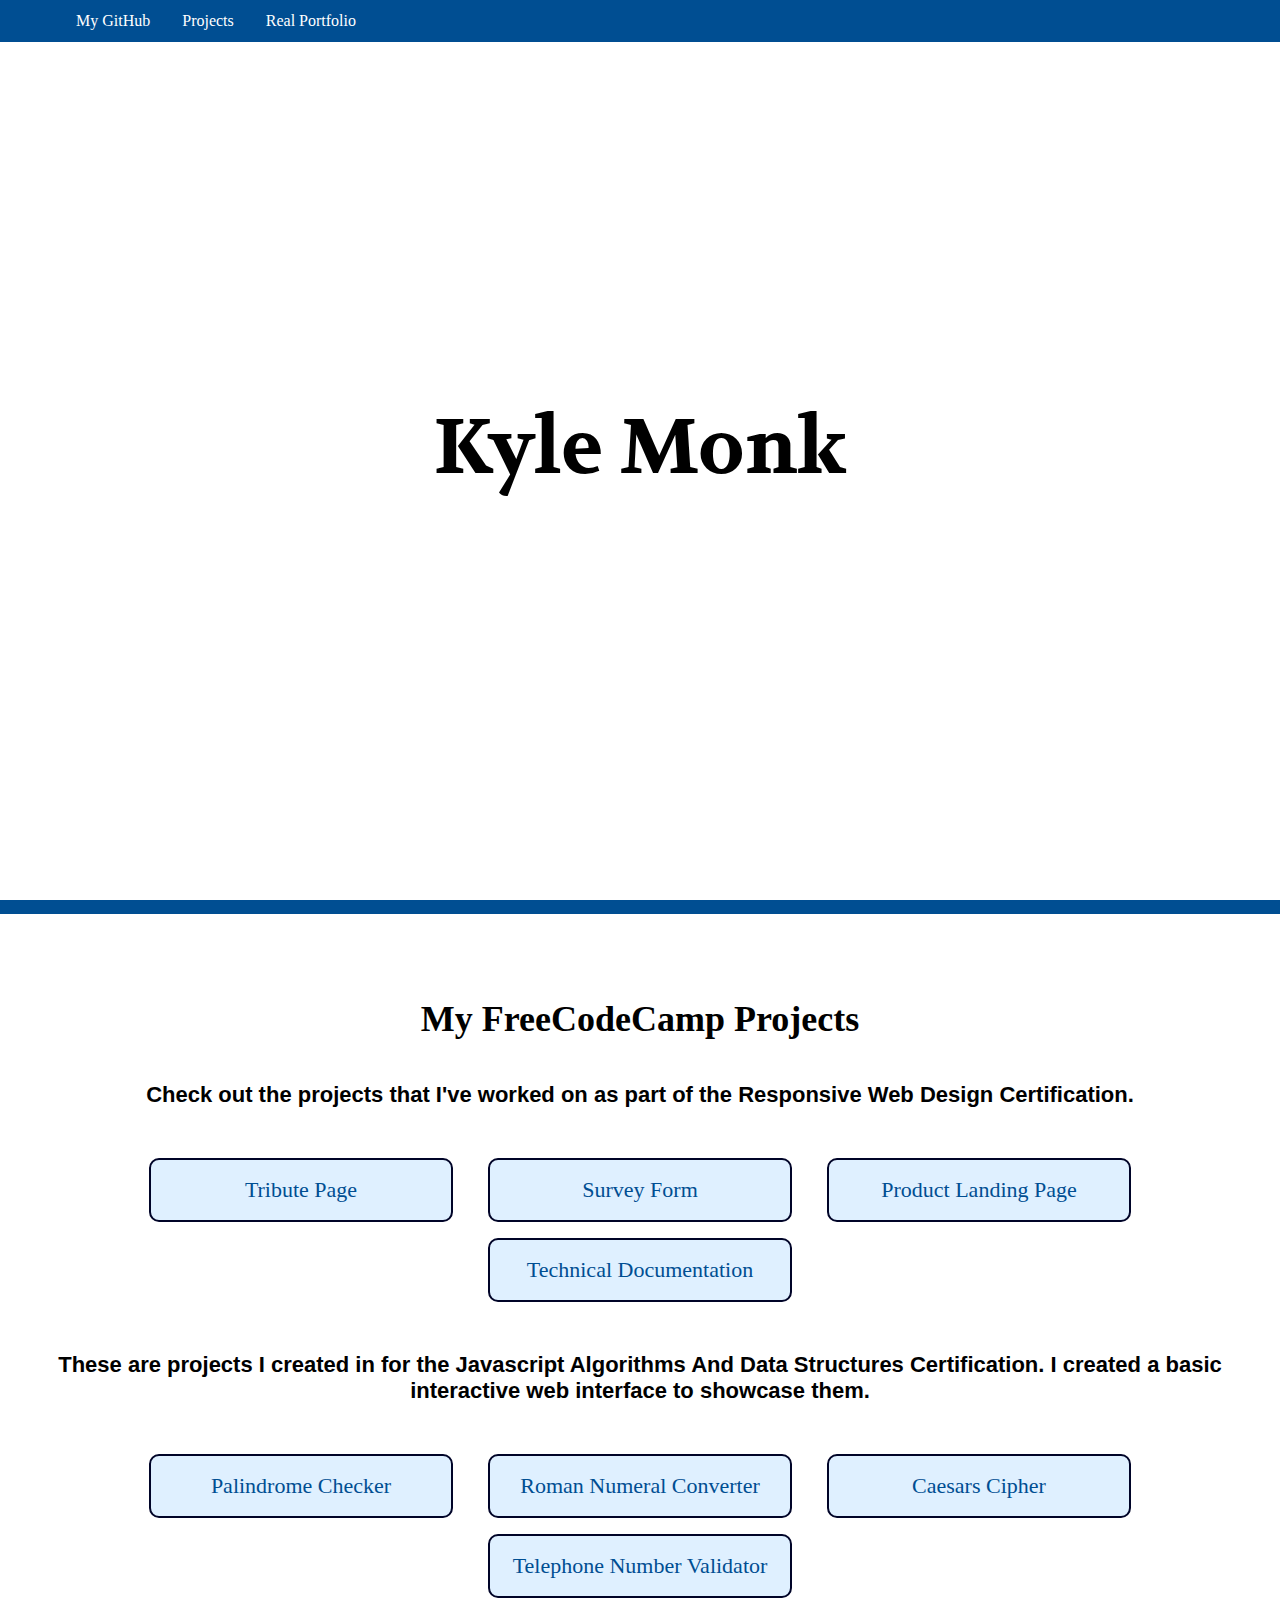
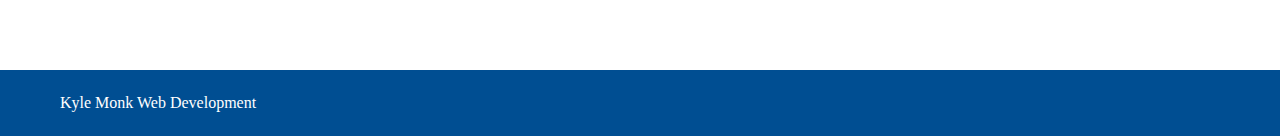
<file: index.html>
<!DOCTYPE html>
<html lang="en">
	<head>
		<meta charset="utf-8" />
		<meta name="viewport" content="width=device-width" />
		<title>FCC Personal Portfolio</title>
		<link href="styles/styles.css" rel="stylesheet" type="text/css" />
		<link href="https://fonts.googleapis.com/css?family=Volkhov" rel="stylesheet" />
	</head>
	<body>
		<div id="welcome-section">
			<nav id="navbar">
				<a class="nav-link" id="profile-link" href="https://github.com/kjm1550" target="_blank">My GitHub</a>
				<a class="nav-link" href="#projects">Projects</a>
				<a class="nav-link" href="https://kylejmonk.com">Real Portfolio</a>
			</nav>
			<h1>Kyle Monk</h1>
		</div>
		<main id="projects">
			<h4>My FreeCodeCamp Projects</h4>
			<h5>Check out the projects that I've worked on as part of the Responsive Web Design Certification.</h5>
			<div class="container">
				<div class="project-title child">
					<a href="tribute-page.html">Tribute Page</a>
				</div>
				<div class="project-title child">
					<a href="survey-form.html">Survey Form</a>
				</div>
				<div class="project-title child">
					<a href="product-landing-page.html">Product Landing Page</a>
				</div>
				<div class="project-title child">
					<a href="container-prop.html">Technical Documentation</a>
				</div>
			</div>
			<h5>
				These are projects I created in for the Javascript Algorithms And Data Structures Certification. I created a basic
				interactive web interface to showcase them.
			</h5>
			<div class="container">
				<div class="project-title child">
					<a href="palindrome-checker.html">Palindrome Checker</a>
				</div>
				<div class="project-title child">
					<a href="roman-numeral-converter.html">Roman Numeral Converter</a>
				</div>
				<div class="project-title child">
					<a href="caesar-cipher.html">Caesars Cipher</a>
				</div>
				<div class="project-title child">
					<a href="telephone-validator.html">Telephone Number Validator</a>
				</div>
			</div>
		</main>
		<footer>
			<p>Kyle Monk Web Development</p>
		</footer>
	</body>
</html>
</file>
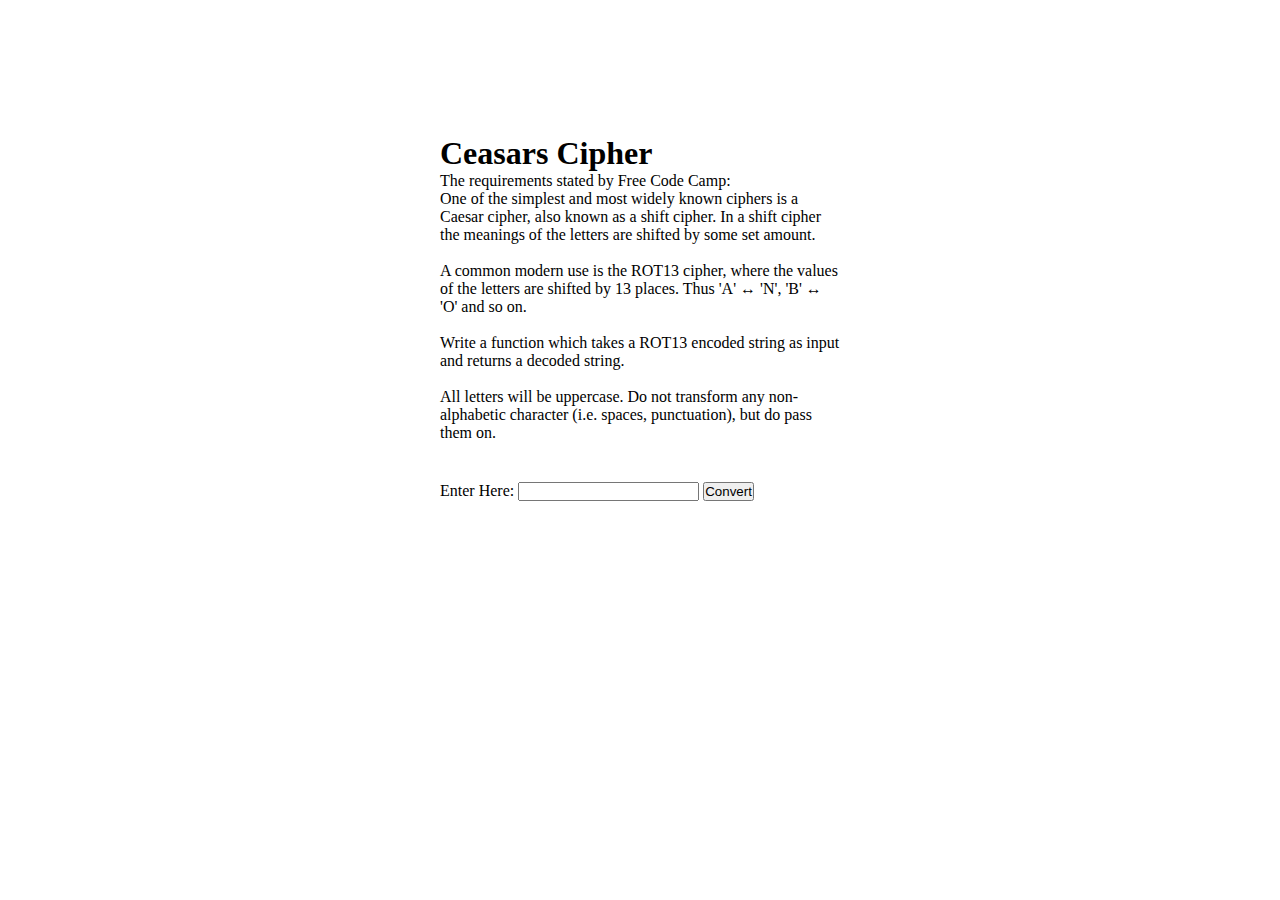
<file: caesar-cipher.html>
<!DOCTYPE html>
<html lang="en">
	<head>
		<meta charset="utf-8" />
		<meta name="viewport" content="width=device-width" />
		<title>FCC Caesar Cipher</title>
		<link href="styles/styles-js.css" rel="stylesheet" type="text/css" />
	</head>
	<body>
		<div class="container">
			<div class="item">
				<h1>Ceasars Cipher</h1>
				<p>The requirements stated by Free Code Camp:</p>
				<p>
					One of the simplest and most widely known ciphers is a Caesar cipher, also known as a shift cipher. In a shift cipher
					the meanings of the letters are shifted by some set amount.<br /><br />A common modern use is the ROT13 cipher, where
					the values of the letters are shifted by 13 places. Thus 'A' ↔ 'N', 'B' ↔ 'O' and so on.<br /><br />Write a function
					which takes a ROT13 encoded string as input and returns a decoded string.<br /><br />All letters will be uppercase. Do
					not transform any non-alphabetic character (i.e. spaces, punctuation), but do pass them on.
				</p>
			</div>
			<div class="item">
				<label>Enter Here: </label>
				<input type="text" id="cc_input" />
				<button id="cc_submit">Convert</button>
				<p id="cc_output"></p>
				<p></p>
			</div>
		</div>
		<script src="https://ajax.googleapis.com/ajax/libs/jquery/2.1.3/jquery.min.js"></script>
		<script src="js/script-js.js"></script>
	</body>
</html>
</file>
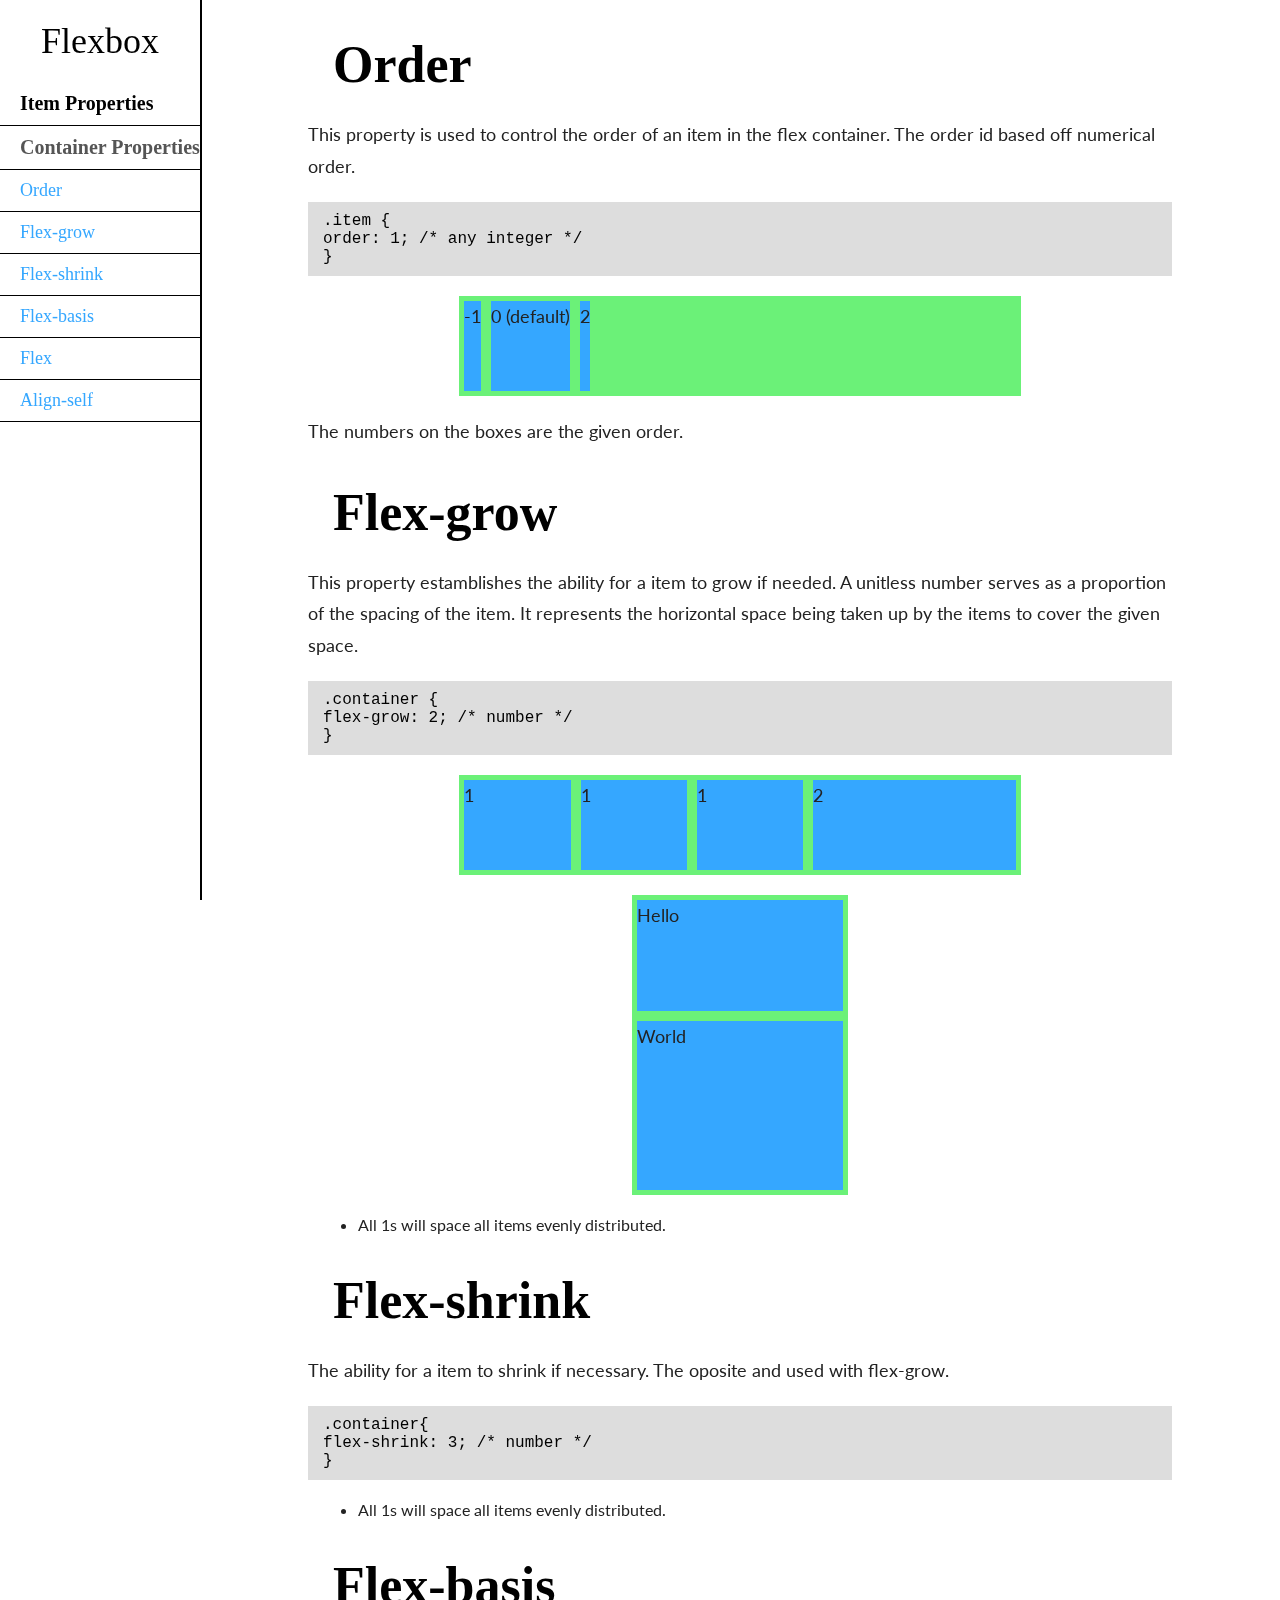
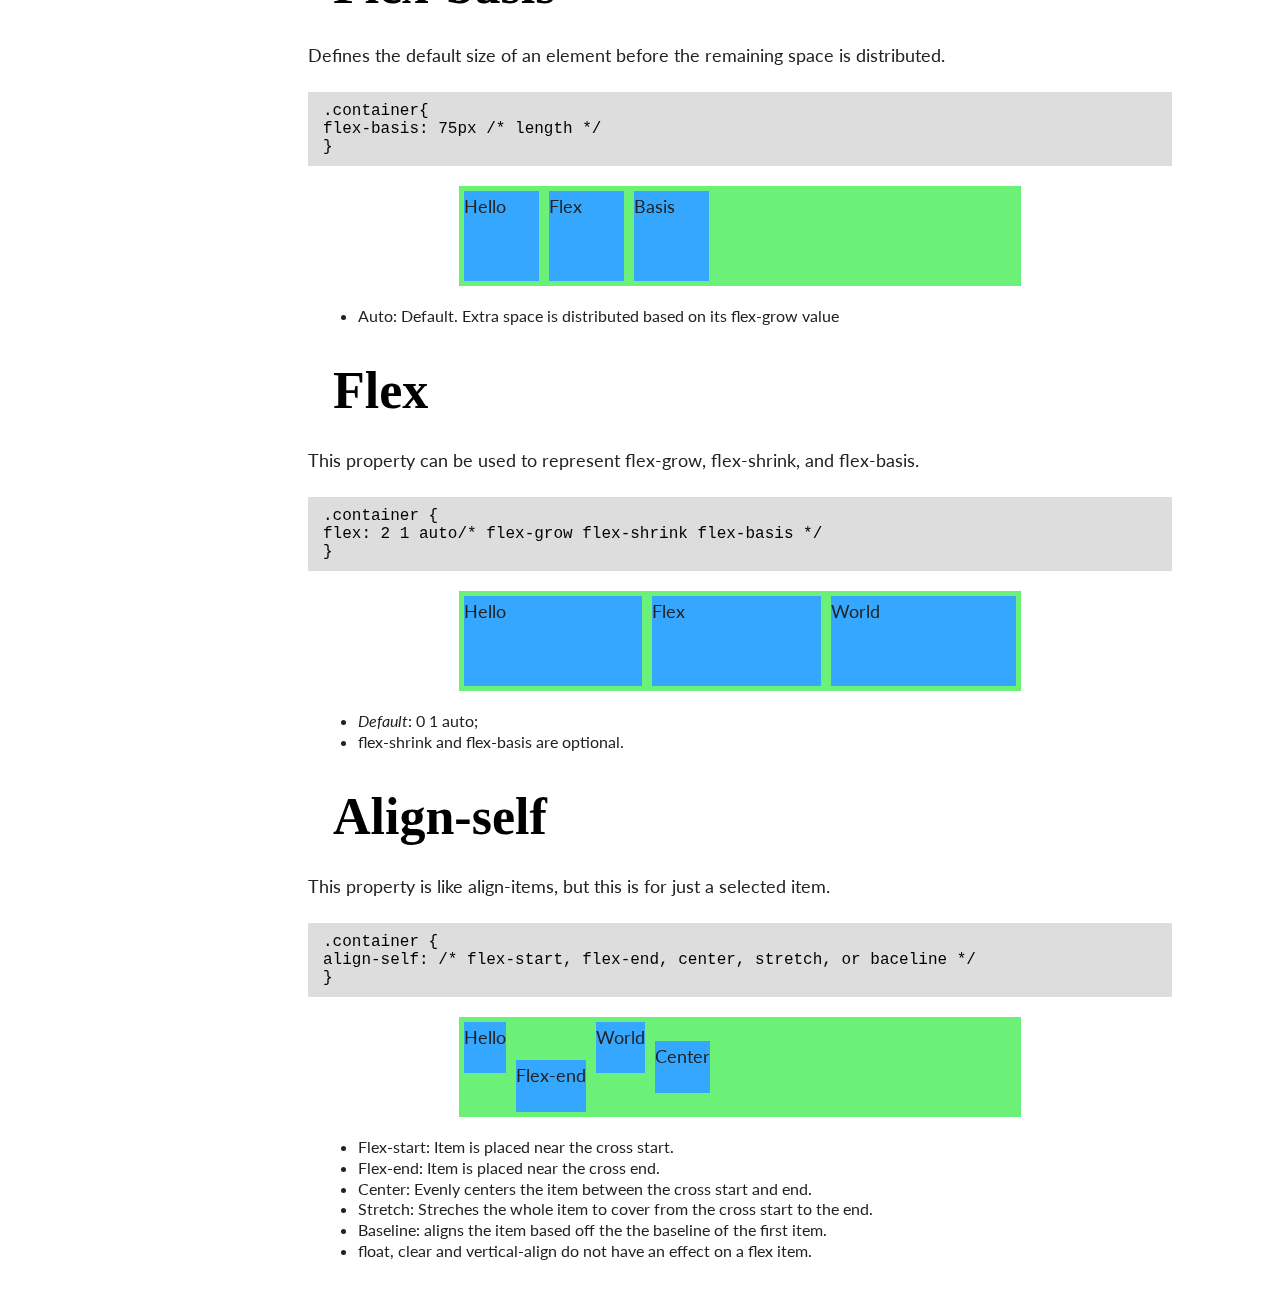
<file: item-prop.html>
<!DOCTYPE html>
<html lang="en">
  <head>
    <meta charset="utf-8">
    <meta name="viewport" content="width=device-width">
    <title>Flexbox Item Properties</title>
    <link href="styles/styles-tech-doc.css" rel="stylesheet" type="text/css" />
    <link href="https://fonts.googleapis.com/css?family=Lato" rel="stylesheet">
  </head>
  <body>
    <nav id="navbar">
      <header>Flexbox</header>
      <h3>Item Properties</h3>
      <h3><a href="container-prop.html" id="switch-prop">Container Properties</a></h3>
      <a href="#order" class="nav-link" >Order</a>
      <a href="#flex-grow" class="nav-link">Flex-grow</a>
      <a href="#flex-shrink" class="nav-link">Flex-shrink</a>
      <a href="#flex-basis" class="nav-link">Flex-basis</a>
      <a href="#flex" class="nav-link">Flex</a>
      <a href="#align-self" class="nav-link">Align-self</a>
    </nav>
    <main id="main-doc">
      <section class="main-section" id="order">
        <header>Order</header>
        <p>This property is used to control the order of an item in the flex container. The order id based off numerical order.</p>
        <code>.item {<br/>
        order: 1; /* any integer */<br/>
        }</code>
        <dv class="container">
          <div class="child">
            <p>-1</p>
          </div>
          <div class="child">
            <p>0 (default)</p>
          </div>
          <div class="child">
            <p>2</p>
          </div>
        </dv>
        <p>The numbers on the boxes are the given order.</p>
      </section>
      <section class="main-section" id="flex-grow">
        <header>Flex-grow</header>
        <p>This property estamblishes the ability for a item to grow if needed. A unitless number serves as a proportion of the spacing of the item. It represents the horizontal space being taken up by the items to cover the given space.</p>
        <code>.container {<br/>
        flex-grow: 2; /* number */<br/>
        }</code>
        <dv class="container">
          <div class="child flex-grow1">
            <p>1</p>
          </div>
          <div class="child flex-grow1">
            <p>1</p>
          </div>
          <div class="child flex-grow1">
            <p>1</p>
          </div>
          <div class="child flex-grow2">
            <p>2</p>
          </div>
        </dv>
        <dv class="container container-column">
          <div class="child flex-grow1">
            <p>Hello</p>
          </div>
          <div class="child flex-grow2">
            <p>World</p>
          </div>
        </dv>
        <ul>
          <li>All 1s will space all items evenly distributed.</li>
        </ul>
      </section>
      <section class="main-section" id="flex-shrink">
        <header>Flex-shrink</header>
        <p>The ability for a item to shrink if necessary. The oposite and used with flex-grow.</p>
        <code>.container{<br/>
        flex-shrink: 3; /* number */<br/>
        }</code>
        <ul>
          <li>All 1s will space all items evenly distributed.</li>
        </ul>
      </section>
      <section class="main-section" id="flex-basis">
        <header>Flex-basis</header>
        <p>Defines the default size of an element before the remaining space is distributed.</p>
        <code>.container{<br/>
        flex-basis: 75px /* length */<br/>
        }</code>
        <dv class="container">
          <div class="child flex-basis">
            <p>Hello</p>
          </div>
          <div class="child flex-basis">
            <p>Flex</p>
          </div>
          <div class="child flex-basis">
            <p>Basis</p>
          </div>
        </dv>
        <ul>
          <li>Auto: <e>Default</e>. Extra space is distributed based on its flex-grow value</li>
        </ul>
      </section>
      <section class="main-section" id="flex">
        <header>Flex</header>
        <p>This property can be used to represent flex-grow, flex-shrink, and flex-basis.</p>
        <code>.container {<br/>
        flex: 2 1 auto/* flex-grow flex-shrink flex-basis */<br/>
        }</code>
        <dv class="container">
          <div class="child flex">
            <p>Hello</p>
          </div>
          <div class="child flex">
            <p>Flex</p>
          </div>
          <div class="child flex">
            <p>World</p>
          </div>
        </dv>
        <ul>
          <li><em>Default</em>: 0 1 auto;</li>
          <li>flex-shrink and flex-basis are optional.</li>
        </ul>
      </section>
      <section class="main-section" id="align-self">
        <header>Align-self</header>
        <p>This property is like align-items, but this is for just a selected item.</p>
        <code>.container {<br/>
        align-self: /* flex-start, flex-end, center, stretch, or baceline */<br/>
        }</code>
        <dv class="container flex-start">
          <div class="child">
            <p>Hello</p>
          </div>
          <div class="child align-self-flex-end">
            <p>Flex-end</p>
          </div>
          <div class="child">
            <p>World</p>
          </div>
          <div class="child align-self-center">
            <p>Center</p>
          </div>
          </div>
        </dv>
        <ul>
          <li>Flex-start: Item is placed near the cross start.</li>
          <li>Flex-end: Item is placed near the cross end.</li>
          <li>Center: Evenly centers the item between the cross start and end.</li>
          <li>Stretch: Streches the whole item to cover from the cross start to the end.</li>
          <li>Baseline: aligns the item based off the the baseline of the first item.</li>
          <li>float, clear and vertical-align do not have an effect on a flex item.</li>
        </ul>
      </section>
    </main>
  </body>
</html>
</file>
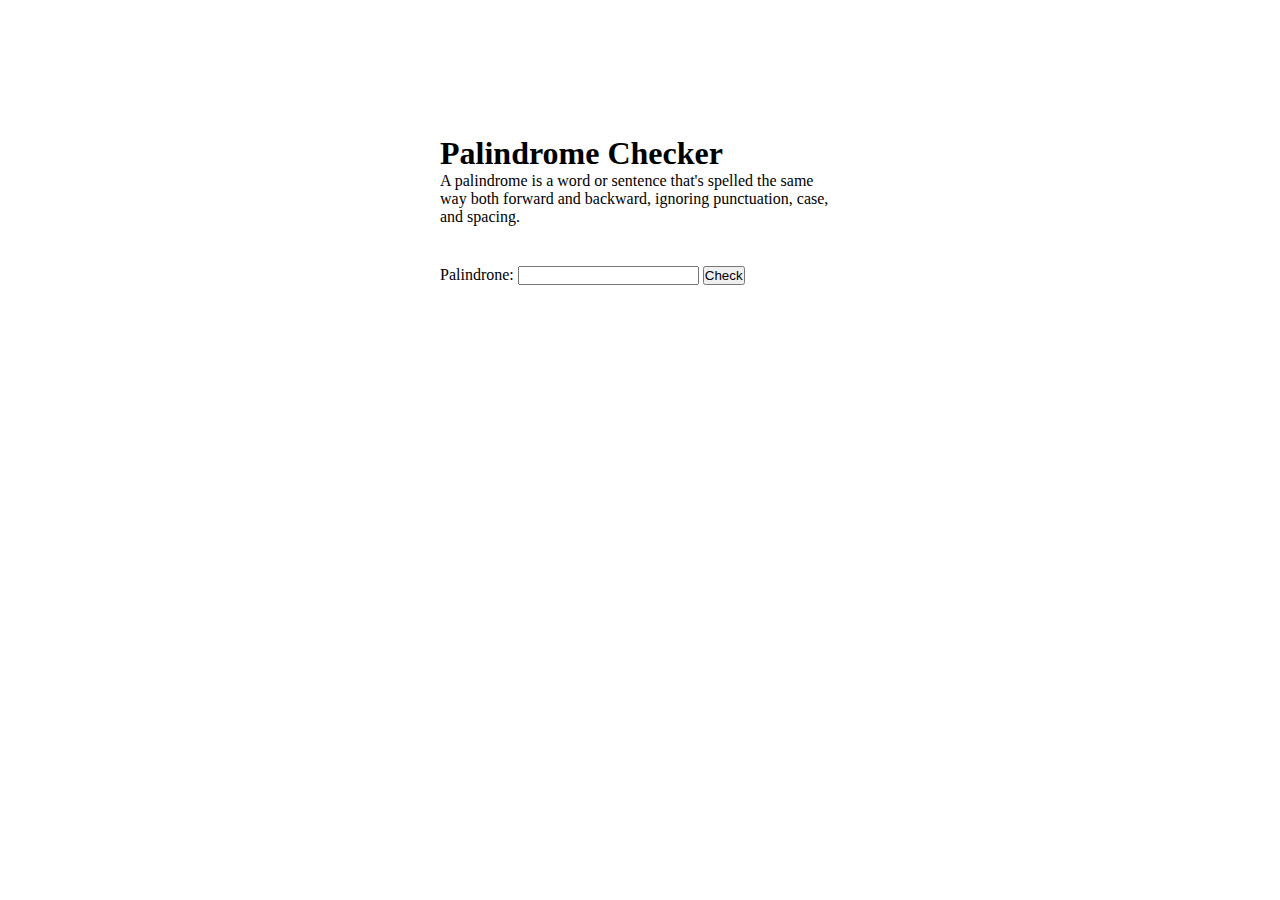
<file: palindrome-checker.html>
<!DOCTYPE html>
<html lang="en">
  	<head>
    	<meta charset="utf-8">
    	<meta name="viewport" content="width=device-width">
    	<title>FCC Palindrome Checker</title>
    	<link href="styles/styles-js.css" rel="stylesheet" type="text/css" />
  	</head>
 	<body>
		<div class="container">
			<div id="top" class="item">
				<h1>Palindrome Checker</h1>
				<p>A palindrome is a word or sentence that's spelled the same way both forward and backward, ignoring punctuation, case, and spacing.</p>
			</div>
			<div id="bottom" class="item">
				<label>Palindrone: </label>
				<input type="text" id="pc_input">
				<button id="pc_submit">Check</button>
				<p id="pc_output"><p>
			</div>
		<div>
		<script src="https://ajax.googleapis.com/ajax/libs/jquery/2.1.3/jquery.min.js"></script>
    	<script src="js/script-js.js"></script>
  	</body>
</html>
</file>
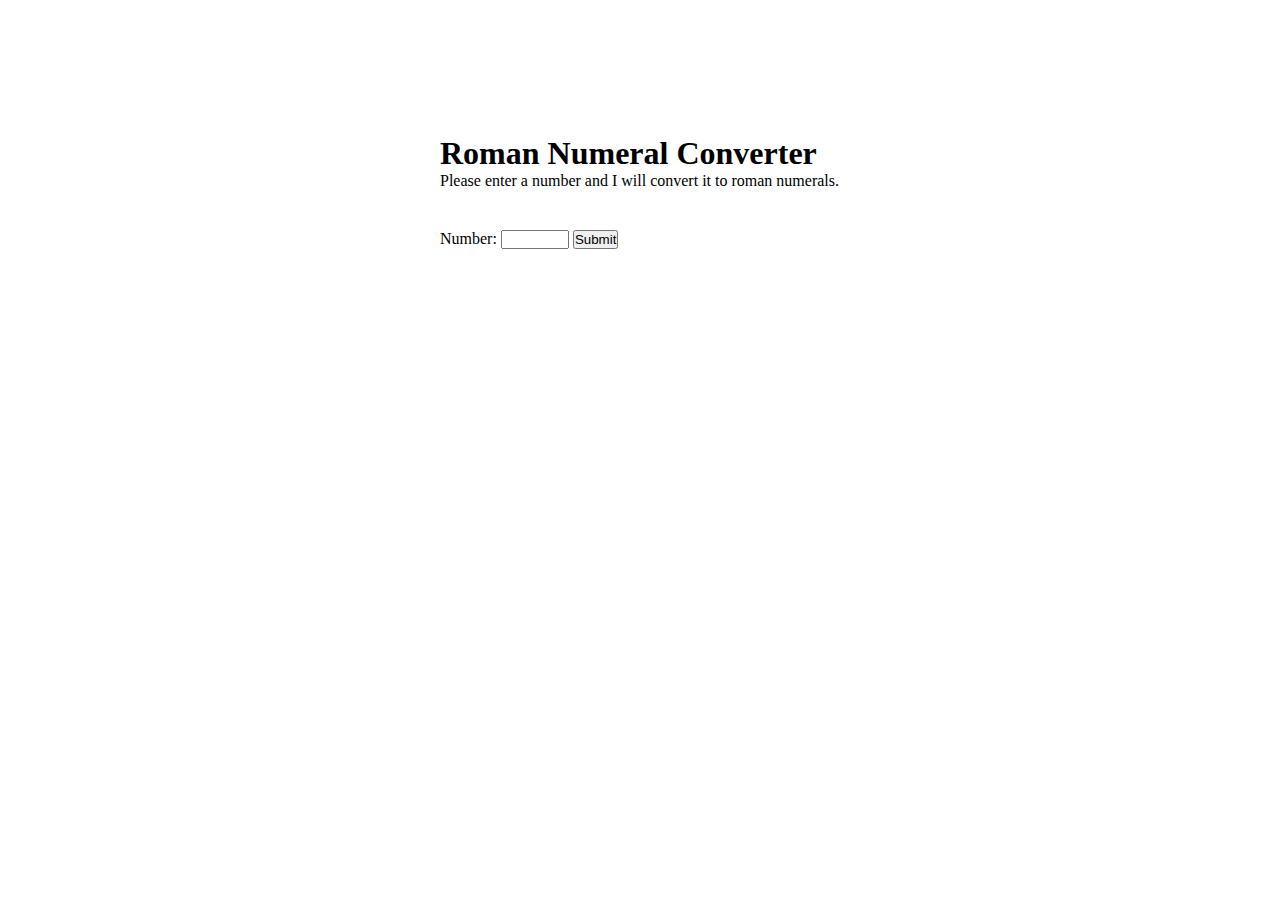
<file: roman-numeral-converter.html>
<!DOCTYPE html>
<html lang="en">
	<head>
		<meta charset="utf-8" />
		<meta name="viewport" content="width=device-width" />
		<title>Roman Numeral Converter</title>
		<link href="styles/styles-js.css" rel="stylesheet" type="text/css" />
	</head>
	<body>
		<div class="container">
			<div class="item">
				<h1>Roman Numeral Converter</h1>
				<p>Please enter a number and I will convert it to roman numerals.</p>
			</div>
			<div class="item">
				<label>Number: </label>
				<input type="number" id="rnc_input" min="0" max="3999" />
				<button id="rnc_submit">Submit</button>
				<p id="rnc_output"></p>
			</div>
		</div>
		<script src="https://ajax.googleapis.com/ajax/libs/jquery/2.1.3/jquery.min.js"></script>
		<script src="js/script-js.js"></script>
	</body>
</html>
</file>
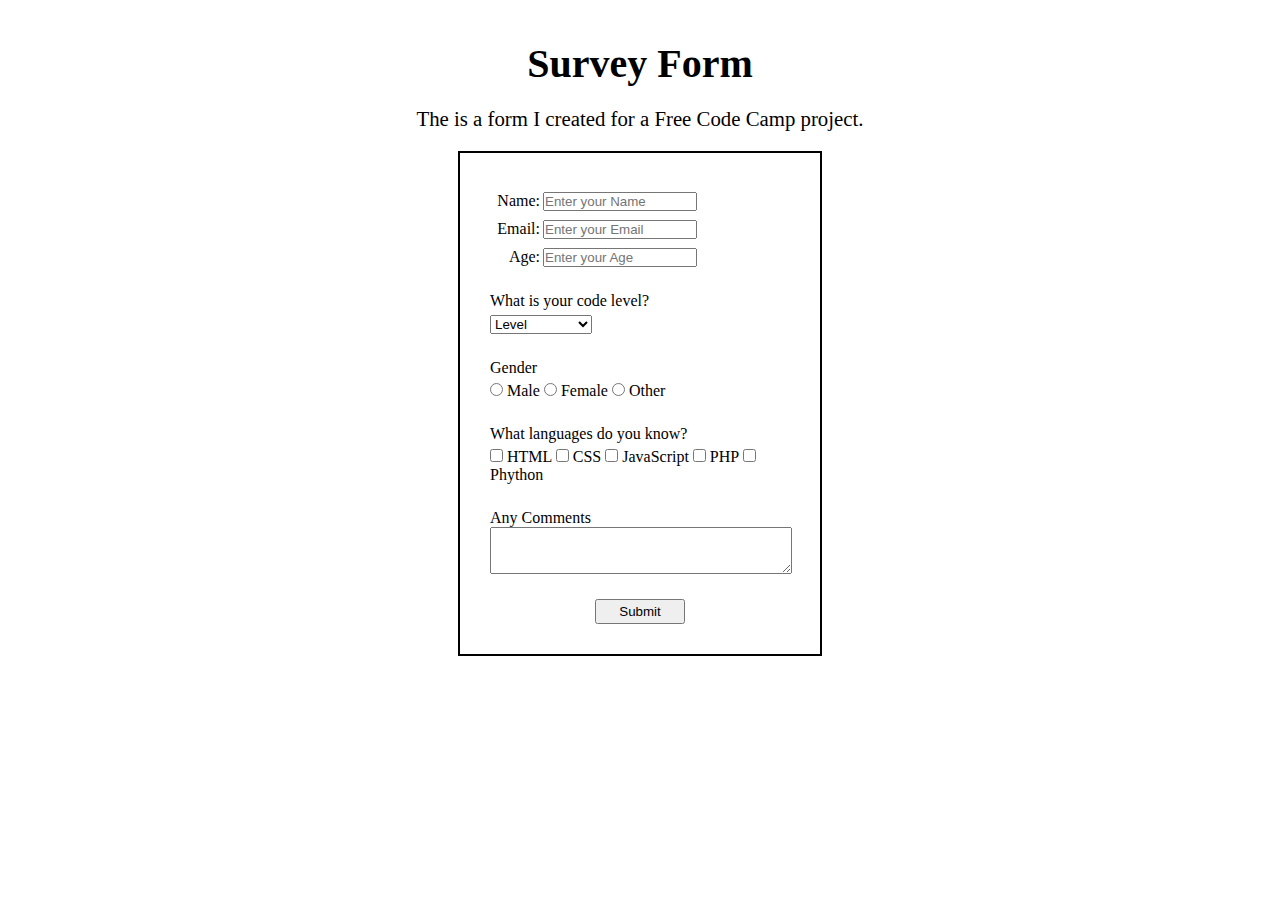
<file: survey-form.html>
<!DOCTYPE html>
<html lang="en">
	<head>
		<meta charset="utf-8" />
		<meta name="viewport" content="width=device-width" />
		<title>FFF Survey Form</title>
		<link href="styles/styles-survey-form.css" rel="stylesheet" type="text/css" />
	</head>
	<body>
		<h1 id="title">Survey Form</h1>
		<p id="description">The is a form I created for a Free Code Camp project.</p>
		<form id="survey-form">
			<div id="entries">
				<label for="name" id="name-label">Name: </label>
				<input type="text" name="name" id="name" placeholder="Enter your Name" required />
				<label for="name" id="email-label">Email: </label>
				<input type="email" name="email" id="email" placeholder="Enter your Email" required />
				<label for="number" id="number-label">Age: </label>
				<input type="number" name="number" id="number" min="0" max="125" placeholder="Enter your Age" />
			</div>
			<div id="code-level">
				<label for="codeLevel">What is your code level?</label>
				<select id="dropdown" name="codeLevel" class="dropdown">
					<option disabled selected value>Level</option>
					<option value="never">Never done it</option>
					<option value="beginner">Beginner</option>
					<option value="intermediate">Intermediate</option>
					<option value="master">Master</option>
				</select>
			</div>
			<div id="gen-pick">
				<p>Gender</p>
				<input type="radio" name="gender" value="male" />
				<label for="male">Male</label>
				<input type="radio" name="gender" value="female" />
				<label for="female">Female</label>
				<input type="radio" name="gender" value="other" />
				<label for="Other">Other</label>
			</div>
			<div id="lang-pick">
				<p>What languages do you know?</p>
				<input type="checkbox" name="html" value="html" />
				<label for="html">HTML</label>
				<input type="checkbox" name="css" value="css" />
				<label for="css">CSS</label>
				<input type="checkbox" name="javascript" value="javascript" />
				<label>JavaScript</label>
				<input type="checkbox" name="php" value="php" />
				<label for="php">PHP</label>
				<input type="checkbox" name="python" value="python" />
				<label for="python">Phython</label>
			</div>
			<div id="comment">
				<label for="comments">Any Comments</label>
				<textarea id="comments"></textarea>
			</div>
			<button id="submit" type="submit">Submit</button>
		</form>
	</body>
</html>
</file>
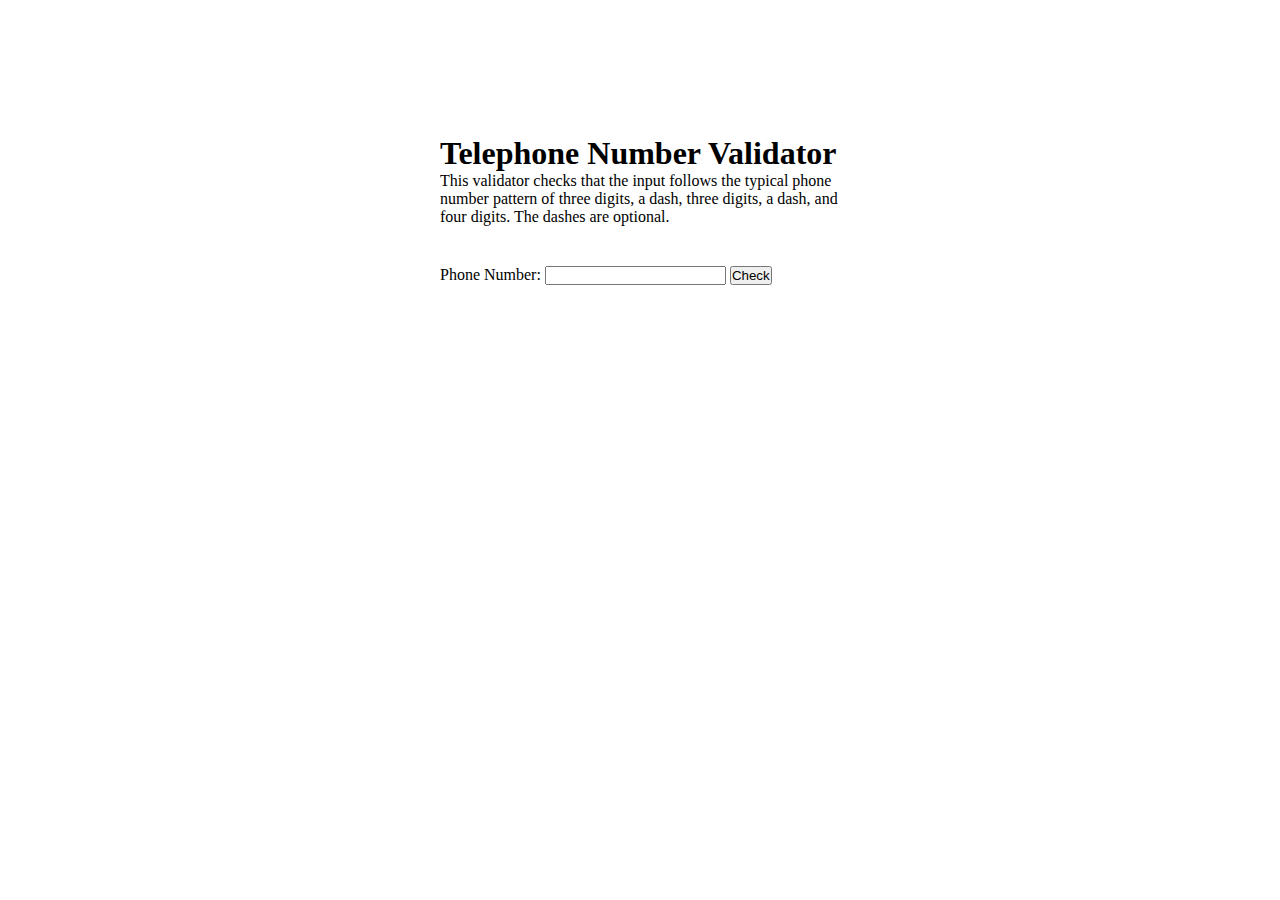
<file: telephone-validator.html>
<!DOCTYPE html>
<html lang="en">
	<head>
		<meta charset="utf-8" />
		<meta name="viewport" content="width=device-width" />
		<title>FCC Tribute Page</title>
		<link href="styles/styles-js.css" rel="stylesheet" type="text/css" />
	</head>
	<body>
		<div class="container">
			<div class="item">
				<h1>Telephone Number Validator</h1>
				<p>
					This validator checks that the input follows the typical phone number pattern of three digits, a dash, three digits, a
					dash, and four digits. The dashes are optional.
				</p>
			</div>
			<div class="item">
				<label>Phone Number: </label>
				<input type="tel" id="tv_input" />
				<button id="tv_submit">Check</button>
				<p id="tv_output"></p>
				<p></p>
			</div>
		</div>
		<script src="https://ajax.googleapis.com/ajax/libs/jquery/2.1.3/jquery.min.js"></script>
		<script src="js/script-js.js"></script>
	</body>
</html>
</file>
<file: styles/styles.css>
* {
  padding: 0;
  margin: 0;
}

:root {
  --light-blue: #004e92;
	--dark-blue: #000428;
}

/* this is for the nav bar */
#navbar {
  overflow: hidden;
  width: 100%;
  background-color: var(--light-blue);
  position: fixed;
  top: 0px;
  padding-left: 60px;
}
#navbar a {
  text-decoration: none;
  color: white;
  padding: 12px 16px;
  display: block;
  text-align: center;
  float: left;
}
#navbar a:hover {
  background-color: var(--dark-blue);
}
@media only screen and (max-width: 600px) {
  #navbar {
    padding-left: 0;
  }
  #navbar a {
    float: none;
    padding: 8px;
    font-size: 12px;
  }
}

/* this is for the welcome screen */
#welcome-section {
  height: 100vh;
}
#welcome-section h1 {
  margin: auto;
  text-align: center;
  vertical-align: middle;
  line-height: 100vh; 
  font-family: 'Volkhov', serif;
  font-weight: bold;
  font-size: 6vw;
}

/* this is for the project area */

#projects {
  border-top: 14px solid var(--light-blue);
}
#projects h4 {
  font-size: 36px;
  text-align: center;
  margin-top: 84px;
}
#projects h5 {
  font-size: 22px;
  text-align: center;
  margin: 42px;
  font-family: Arial, Helvetica;
}
#projects a {
  font-size: 22px;
  color: var(--light-blue);
  text-decoration: none;
}
#projects a:hover {
  color: white;
}
        /* for the flexbox in the project area */

.container {
  display: flex;
  flex-wrap: wrap;
  justify-content: space-evenly;
  width: 80%;
  margin: auto;
}
.child {
  background-color: #dff0ff;
  /*padding: 16px 12px;*/
  margin: 8px 14px;
  border: 2px solid var(--dark-blue);
  border-radius: 10px;
  width: 300px;
  height: 60px;
  text-align: center;
}
.child:hover {
  background-color: var(--dark-blue);
}
.child a {
  display: inline-block;
  width: 100%;
  height: 100%;
  line-height: 2.7;
}

/* this is for the footer */

footer {
  background-color: var(--light-blue);
  color: white;
  padding: 24px 60px;
  margin-top: 64px;
  font-size: 16px;
}
</file>
<file: styles/styles-js.css>
* {
	padding: 0;
	margin: 0;
}

.container {
	width: 100%;
	height: 100vh;
	display: flex;
	flex-direction: column;
	align-items: center;
}
.item {
	width: 400px;
	padding: 20px;
}
.item:first-child {
	padding-top: 15vh;
}
</file>
<file: styles/styles-tech-doc.css>
*{
  margin: 0;
  padding: 0;
}


/* keeps the nav bar to the side and main doc to display normaly. */
#navbar {
  position: fixed;
  width: 200px;
}
#main-doc {
  position: absolute;
  margin-left: 200px;
}


/* for the navbar */
#navbar {
  height: 100%;
  border-right: 2px solid black;
}
#navbar header{
  font-size: 36px;
  margin: 20px;
  text-align: center;
}
#navbar h3 {
  font-size: 20px;
}
#navbar h3 a {
  text-decoration: none;
  color: #555555;
}
#navbar h3 a:hover {
  color: #6BF178;
}
.nav-link {
  color: #35A7FF;
  display: block;
  font-size: 18px;
  text-decoration: none;
}
#navbar h3, .nav-link {
  border-bottom: 1px solid black;
  padding: 10px 0 10px 20px;
}
.nav-link:hover {
  color: #6BF178;
}


/* for the main doc */
#main-doc header{
  font-size: 52px;
  font-weight: bold;
  margin: 35px 0 25px 25px;
}
.main-section {
  width: 80%;
  margin: auto;
}
.main-section p {
  font-size: 18px;
  margin-bottom: 20px;
  line-height: 1.75em;
  color: #222222;
}
.main-section ul {
  margin-bottom: 20px;
}
.main-section li {
  font-size: 16px;
  margin-left: 50px;
  line-height: 1.3em;
  color: #222222;
}
code {
  background-color: #dddddd;
  display: block;
  margin-bottom: 20px;
  padding: 10px 15px;
  font-size: 16px;
}
.main-section p, .main-section li {
  font-family: 'Lato', sans-serif;
}
.main-section img {
  width: 100%;
}


/* this is for the flebox examples */
.container {
display: flex;
background-color: #6BF178;
height: 100px;
width: 65%;
margin: 0 auto 20px auto;
}
.container-column {
  flex-direction: column;
  height: 300px;
  width: 25%;
}
.nonwrap {
  width: 300px;
}
.wrap {
  flex-wrap: wrap;
  height: 150px;
  width: 300px;
}
.child{
  background-color: #35A7FF;
  margin: 5px;
}
.center {
  justify-content: center;
}
.space-between {
  justify-content: space-between;
}
.flex-end {
  align-content: flex-end;
}
.space-around {
  align-content: space-around;
}
.flex-start {
  align-items: flex-start;
}
.flex-end-align-items {
  align-items: flex-end;
}
.flex-grow1 {
  flex-grow: 1;
}
.flex-grow2 {
  flex-grow: 2;
}
.flex-shrink1 {
  flex-shrink: 1;
}
.flex-shrink2 {
  flex-shrink: 2;
}
.flex-basis {
  flex-basis: 75px;
}
.flex {
  flex: 2 1 auto;
}
.align-self-flex-end {
  align-self: flex-end;
}
.align-self-center {
  align-self: center;
}

@media only screen and (max-width: 700px) {
  .main-section {
    width: 95%;
    margin: auto;
}
}
</file>
<file: styles/styles-survey-form.css>
* {
  padding: 0;
  margin: 0;
}

/* for the titles above the form */
#title {
  text-align: center;
  padding: 40px 0 20px 0;;
  font-size: 2.5em;
}
#description {
  text-align: center;
  font-size: 1.3em;
  padding-bottom: 20px;
}

/* this will be for the form */
form {
  width: 300px;
  margin: 0 auto;
  border: 2px solid black;
  padding: 30px;
}

#entries label {
  float: left;
  clear: both;
  margin-top: 9px;
  width: 50px;
  text-align: right;
}
#entries input {
  float: left;
  margin: 9px 0 0 3px;
  width: 150px;
}
#code-level {
  clear: both;
  padding-top: 25px;
}
#code-level #dropdown {
  display: block;
  margin-top: 5px;
}

#gen-pick {
  padding-top: 25px;
}
#gen-pick p {
  padding-bottom: 5px;
}

#lang-pick {
  padding-top: 25px;
}
#lang-pick p {
  padding-bottom: 5px;
}

#comment {
  padding-top: 25px;
}
#comment textarea {
  display: block;
  width: 100%;
  height: 45px;
}

#submit {
  margin: 25px 35% 0 35%;
  text-align:center;
  width: 30%;
  height: 25px;
}
</file>
